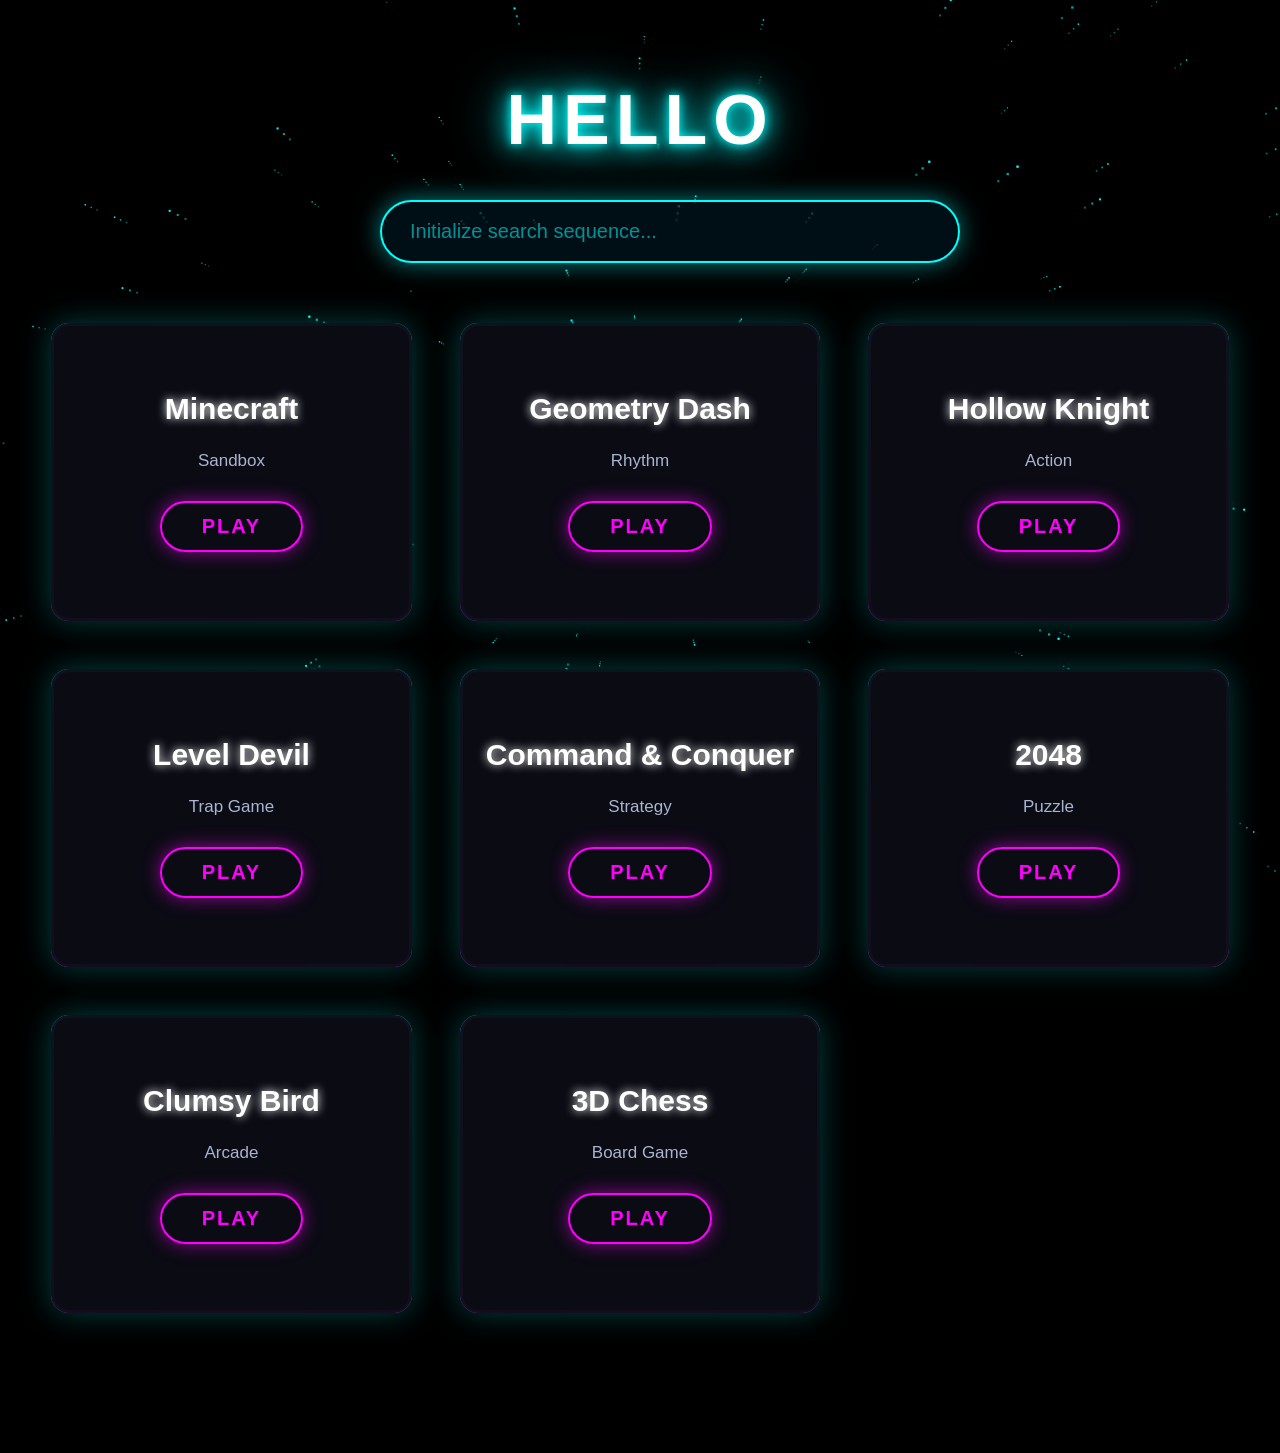
<file: index.html>
<!DOCTYPE html>
<html lang="zh-CN">
<head>
<meta charset="UTF-8">
<meta name="viewport" content="width=device-width, initial-scale=1.0">
<title>HELLO</title>

<style>
html, body {
    margin: 0;
    padding: 0;
    min-height: 100%;
    background: #000;
    color: #fff;
    font-family: Arial, sans-serif;
    overflow-x: hidden;
    overflow-y: auto;
}

#warp-canvas {
    position: fixed;
    inset: 0;
    width: 100%;
    height: 100%;
    z-index: 0;
    pointer-events: none;
}

.container {
    position: relative;
    z-index: 1;
    width: min(1200px, 92%);
    margin: 0 auto;
    padding: 80px 0 140px;
    text-align: center;
}

h1 {
    font-size: 70px;
    margin: 0 0 40px;
    color: white;
    letter-spacing: 6px;
    text-shadow:
        0 0 10px #0ff,
        0 0 25px #0ff,
        0 0 50px #0ff;
}

.search-wrapper {
    width: min(520px, 90%);
    margin: 0 auto 60px;
}

#searchInput {
    width: 100%;
    padding: 18px 28px;
    font-size: 20px;
    border-radius: 999px;
    border: 2px solid #0ff;
    outline: none;
    color: white;
    background: rgba(0, 20, 30, 0.75);
    box-shadow: 0 0 25px rgba(0,255,255,0.5);
}

#searchInput::placeholder {
    color: rgba(0,255,255,0.55);
}

/* 关键：用 grid，不会重叠 */
#gameGrid {
    display: grid;
    grid-template-columns: repeat(auto-fit, minmax(260px, 1fr));
    gap: 48px;
    width: 100%;
    align-items: stretch;
}

/* 每张卡片自己占完整高度 */
.game-card {
    position: relative;
    min-height: 230px;
    padding: 34px 22px;
    border-radius: 18px;
    background: rgba(12, 12, 20, 0.96);
    box-shadow: 0 0 30px rgba(0,255,255,0.25);
    display: flex;
    flex-direction: column;
    justify-content: center;
    align-items: center;
    overflow: hidden;
}

.game-card::before {
    content: "";
    position: absolute;
    inset: -2px;
    background: conic-gradient(#0ff, #f0f, #0ff);
    z-index: -2;
    animation: spin 5s linear infinite;
}

.game-card::after {
    content: "";
    position: absolute;
    inset: 3px;
    border-radius: 15px;
    background: #0b0b12;
    z-index: -1;
}

@keyframes spin {
    to { transform: rotate(360deg); }
}

.game-card h3 {
    font-size: 30px;
    margin: 0 0 25px;
    text-shadow: 0 0 10px white;
}

.game-card p {
    color: #aab3d0;
    margin: 0 0 30px;
    font-size: 17px;
}

.play-btn {
    display: inline-block;
    padding: 12px 40px;
    border-radius: 999px;
    border: 2px solid #f0f;
    color: #f0f;
    text-decoration: none;
    font-weight: bold;
    font-size: 20px;
    letter-spacing: 2px;
    box-shadow: 0 0 18px rgba(255,0,255,0.55);
}

.play-btn:hover {
    background: #f0f;
    color: white;
}

.empty {
    margin-top: 40px;
    color: #aaa;
    font-size: 20px;
}

@media (max-width: 700px) {
    h1 {
        font-size: 48px;
    }

    #gameGrid {
        grid-template-columns: 1fr;
    }
}
</style>
</head>

<body>

<canvas id="warp-canvas"></canvas>

<div class="container">
    <h1>HELLO</h1>

    <div class="search-wrapper">
        <input id="searchInput" placeholder="Initialize search sequence...">
    </div>

    <div id="gameGrid"></div>
    <div id="empty" class="empty" style="display:none;">No games found</div>
</div>

<script>
const games = [
    { title: "Minecraft", folder: "minecraft", desc: "Sandbox" },
    { title: "Geometry Dash", folder: "geometry-dash", desc: "Rhythm" },
    { title: "Hollow Knight", folder: "hollow-knight", desc: "Action" },
    { title: "Level Devil", folder: "level-devil", desc: "Trap Game" },

    { title: "Command & Conquer", folder: "command-and-conquer", desc: "Strategy" },
    { title: "2048", folder: "2048", desc: "Puzzle" },
    { title: "Clumsy Bird", folder: "clumsy-bird", desc: "Arcade" },
    { title: "3D Chess", folder: "3D-Hartwig-chess", desc: "Board Game" }
];
const grid = document.getElementById("gameGrid");
const search = document.getElementById("searchInput");
const empty = document.getElementById("empty");

function render(list) {
    grid.innerHTML = "";

    if (list.length === 0) {
        empty.style.display = "block";
        return;
    }

    empty.style.display = "none";

    list.forEach(game => {
        const card = document.createElement("div");
        card.className = "game-card";
        card.innerHTML = `
            <h3>${game.title}</h3>
            <p>${game.desc}</p>
            <a class="play-btn" href="game.html?folder=${encodeURIComponent(game.folder)}">PLAY</a>
        `;
        grid.appendChild(card);
    });
}

search.addEventListener("input", () => {
    const keyword = search.value.toLowerCase().trim();
    const filtered = games.filter(game =>
        game.title.toLowerCase().includes(keyword) ||
        game.desc.toLowerCase().includes(keyword)
    );
    render(filtered);
});

render(games);

/* 星空背景 */
const canvas = document.getElementById("warp-canvas");
const ctx = canvas.getContext("2d");
let w, h;
let stars = [];

function resize() {
    w = canvas.width = window.innerWidth;
    h = canvas.height = window.innerHeight;
}
resize();
window.addEventListener("resize", resize);

class Star {
    constructor() {
        this.reset();
    }

    reset() {
        this.x = (Math.random() - 0.5) * 2400;
        this.y = (Math.random() - 0.5) * 2400;
        this.z = Math.random() * 1200 + 1;
    }

    update() {
        this.z -= 7;
        if (this.z <= 1) this.reset();
    }

    draw() {
        const x = this.x / this.z * 360 + w / 2;
        const y = this.y / this.z * 360 + h / 2;
        const size = Math.max(1, 3 - this.z / 400);
        ctx.fillStyle = "#0ff";
        ctx.fillRect(x, y, size, size);
    }
}

for (let i = 0; i < 450; i++) {
    stars.push(new Star());
}

function animate() {
    ctx.fillStyle = "rgba(0,0,0,0.35)";
    ctx.fillRect(0, 0, w, h);

    stars.forEach(star => {
        star.update();
        star.draw();
    });

    requestAnimationFrame(animate);
}
animate();
</script>

</body>
</html>
</file>
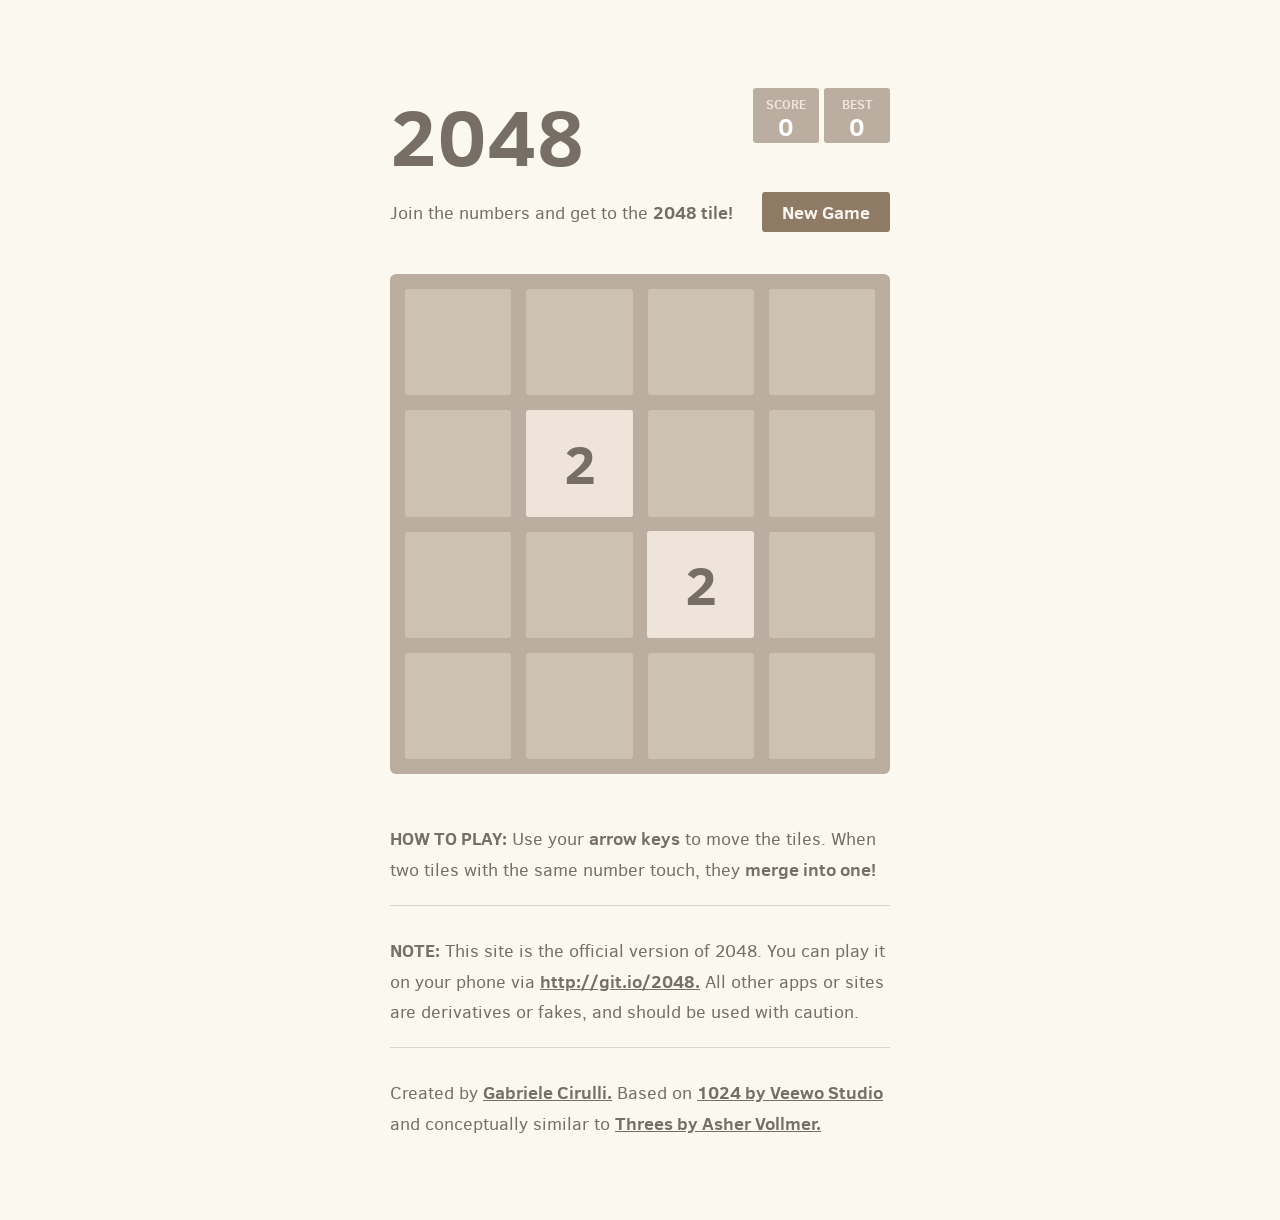
<file: games/2048/index.html>
<!DOCTYPE html>
<html>
<head>
  <meta charset="utf-8">
  <title>2048</title>

  <link href="style/main.css" rel="stylesheet" type="text/css">
  <link rel="shortcut icon" href="favicon.ico">
  <link rel="apple-touch-icon" href="meta/apple-touch-icon.png">
  <link rel="apple-touch-startup-image" href="meta/apple-touch-startup-image-640x1096.png" media="(device-width: 320px) and (device-height: 568px) and (-webkit-device-pixel-ratio: 2)"> <!-- iPhone 5+ -->
  <link rel="apple-touch-startup-image" href="meta/apple-touch-startup-image-640x920.png"  media="(device-width: 320px) and (device-height: 480px) and (-webkit-device-pixel-ratio: 2)"> <!-- iPhone, retina -->
  <meta name="apple-mobile-web-app-capable" content="yes">
  <meta name="apple-mobile-web-app-status-bar-style" content="black">

  <meta name="HandheldFriendly" content="True">
  <meta name="MobileOptimized" content="320">
  <meta name="viewport" content="width=device-width, target-densitydpi=160dpi, initial-scale=1.0, maximum-scale=1, user-scalable=no, minimal-ui">
</head>
<body>
  <div class="container">
    <div class="heading">
      <h1 class="title">2048</h1>
      <div class="scores-container">
        <div class="score-container">0</div>
        <div class="best-container">0</div>
      </div>
    </div>

    <div class="above-game">
      <p class="game-intro">Join the numbers and get to the <strong>2048 tile!</strong></p>
      <a class="restart-button">New Game</a>
    </div>

    <div class="game-container">
      <div class="game-message">
        <p></p>
        <div class="lower">
	        <a class="keep-playing-button">Keep going</a>
          <a class="retry-button">Try again</a>
        </div>
      </div>

      <div class="grid-container">
        <div class="grid-row">
          <div class="grid-cell"></div>
          <div class="grid-cell"></div>
          <div class="grid-cell"></div>
          <div class="grid-cell"></div>
        </div>
        <div class="grid-row">
          <div class="grid-cell"></div>
          <div class="grid-cell"></div>
          <div class="grid-cell"></div>
          <div class="grid-cell"></div>
        </div>
        <div class="grid-row">
          <div class="grid-cell"></div>
          <div class="grid-cell"></div>
          <div class="grid-cell"></div>
          <div class="grid-cell"></div>
        </div>
        <div class="grid-row">
          <div class="grid-cell"></div>
          <div class="grid-cell"></div>
          <div class="grid-cell"></div>
          <div class="grid-cell"></div>
        </div>
      </div>

      <div class="tile-container">

      </div>
    </div>

    <p class="game-explanation">
      <strong class="important">How to play:</strong> Use your <strong>arrow keys</strong> to move the tiles. When two tiles with the same number touch, they <strong>merge into one!</strong>
    </p>
    <hr>
    <p>
    <strong class="important">Note:</strong> This site is the official version of 2048. You can play it on your phone via <a href="http://git.io/2048">http://git.io/2048.</a> All other apps or sites are derivatives or fakes, and should be used with caution.
    </p>
    <hr>
    <p>
    Created by <a href="http://gabrielecirulli.com" target="_blank">Gabriele Cirulli.</a> Based on <a href="https://itunes.apple.com/us/app/1024!/id823499224" target="_blank">1024 by Veewo Studio</a> and conceptually similar to <a href="http://asherv.com/threes/" target="_blank">Threes by Asher Vollmer.</a>
    </p>
  </div>

  <script src="js/bind_polyfill.js"></script>
  <script src="js/classlist_polyfill.js"></script>
  <script src="js/animframe_polyfill.js"></script>
  <script src="js/keyboard_input_manager.js"></script>
  <script src="js/html_actuator.js"></script>
  <script src="js/grid.js"></script>
  <script src="js/tile.js"></script>
  <script src="js/local_storage_manager.js"></script>
  <script src="js/game_manager.js"></script>
  <script src="js/application.js"></script>
</body>
</html>
</file>
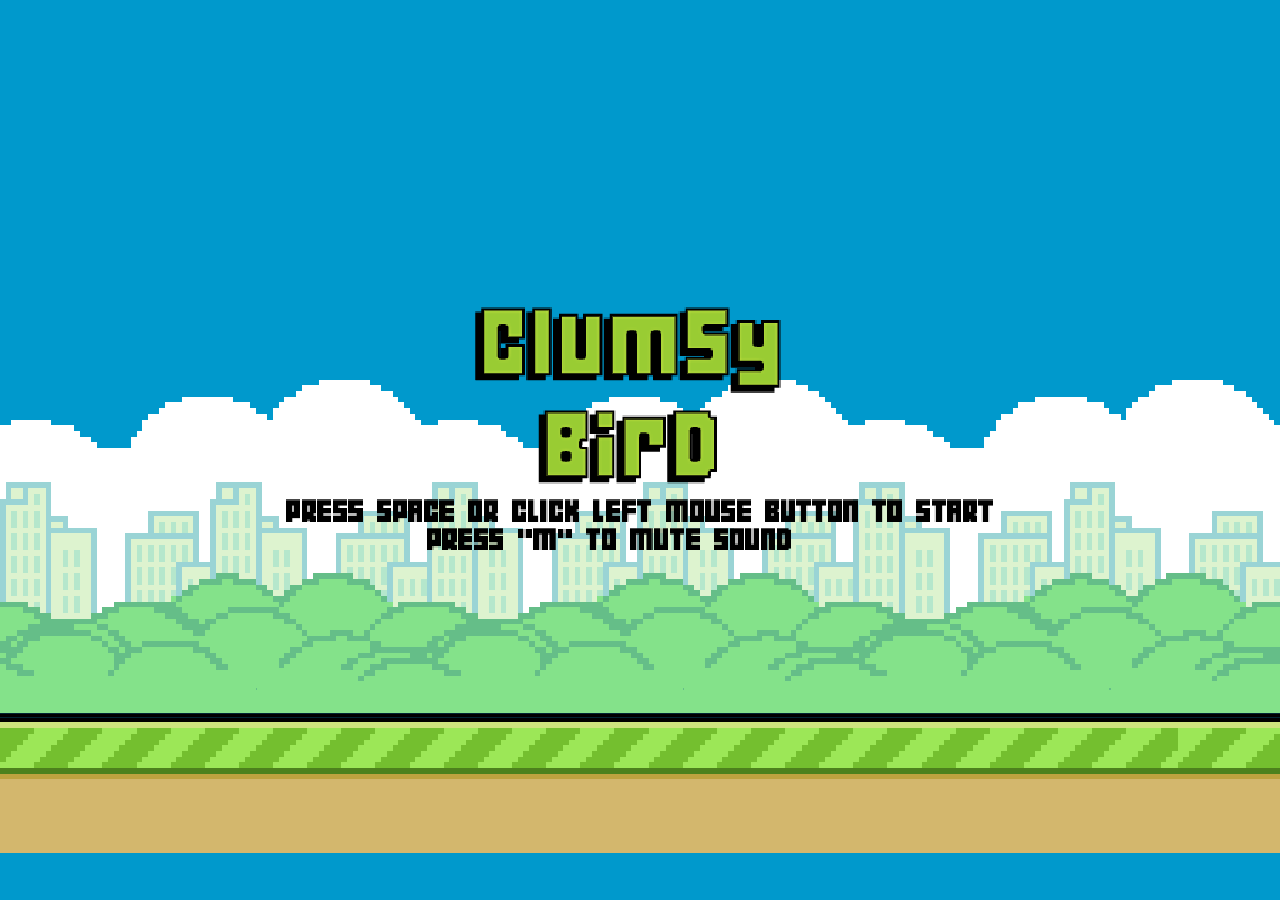
<file: games/clumsy-bird/index.html>
<!DOCTYPE HTML>
<html lang="en">
    <head>
        <title>Clumsy Bird</title>
        <link rel="apple-touch-icon-precomposed" href="data/img/touch-icon-iphone.png"/>
        <link rel="apple-touch-icon-precomposed" sizes="120x120" href="data/img/touch-icon-iphone-retina.png"/>
        <link rel="shortcut icon" href="data/img/favicon.ico">
        <link rel="stylesheet" type="text/css" media="screen" href="index.css">
        <meta id="viewport" name="viewport" content="width=device-width, initial-scale=1, maximum-scale=1, user-scalable=no">
        <meta name="apple-mobile-web-app-capable" content="yes">
        <meta name="apple-mobile-web-app-status-bar-style" content="black">
        <meta name="apple-mobile-web-app-title" content="Clumsy Bird">
        <meta charset="UTF-8" />
        <meta name="description" content="Clumsy Bird - A Flappy Bird clone using MelonJS"/>
        <meta name="keywords" content="flappybird, flappy, bird, game, html5, melonjs,clone"/>
        <meta name="robots" content="index, follow">
        <meta name="google-site-verification" content="RDZI9SqVaffd48uHfZMv67-YdvviOMe2HuULEYqVgd4" />
        <meta property="og:image" content="http://ellisonleao.github.io/clumsy-bird/data/img/bg.png" />
        <meta property="og:title" content="Clumsy Bird - A Flappy Bird clone using MelonJS"/>
        <meta property="og:url" content="http://ellisonleao.github.io/clumsy-bird/"/>
        <meta property="og:site_name" content="Clumsy Bird - MelonJS"/>

        <!-- Twitter Card -->
        <meta name="twitter:hashtag" content="clumsybird" />
        <meta name="twitter:card" content="summary" />
        <meta name="twitter:site" content="@ellisonleao" />
        <meta name="twitter:creator" content="@ellisonleao" />
        <meta name="twitter:title" content="Clumsy Bird" />
        <meta name="twitter:description" content="A Flappy Bird melonJS clone" />

        <!-- Humans -->
        <link rel="author" href="humans.txt" />
    </head>

    <body>
        <!-- Canvas placeholder -->
        <div id="screen"></div>

        <!-- melonJS Library -->
        <script type="text/javascript" src="js/melonJS-min.js" ></script>
        <script type="text/javascript" src="build/clumsy-min.js" ></script>
        <script type="text/javascript">
            window.onReady(function onReady() {
                game.onload();
            });
        </script>

    </body>
</html>
</file>
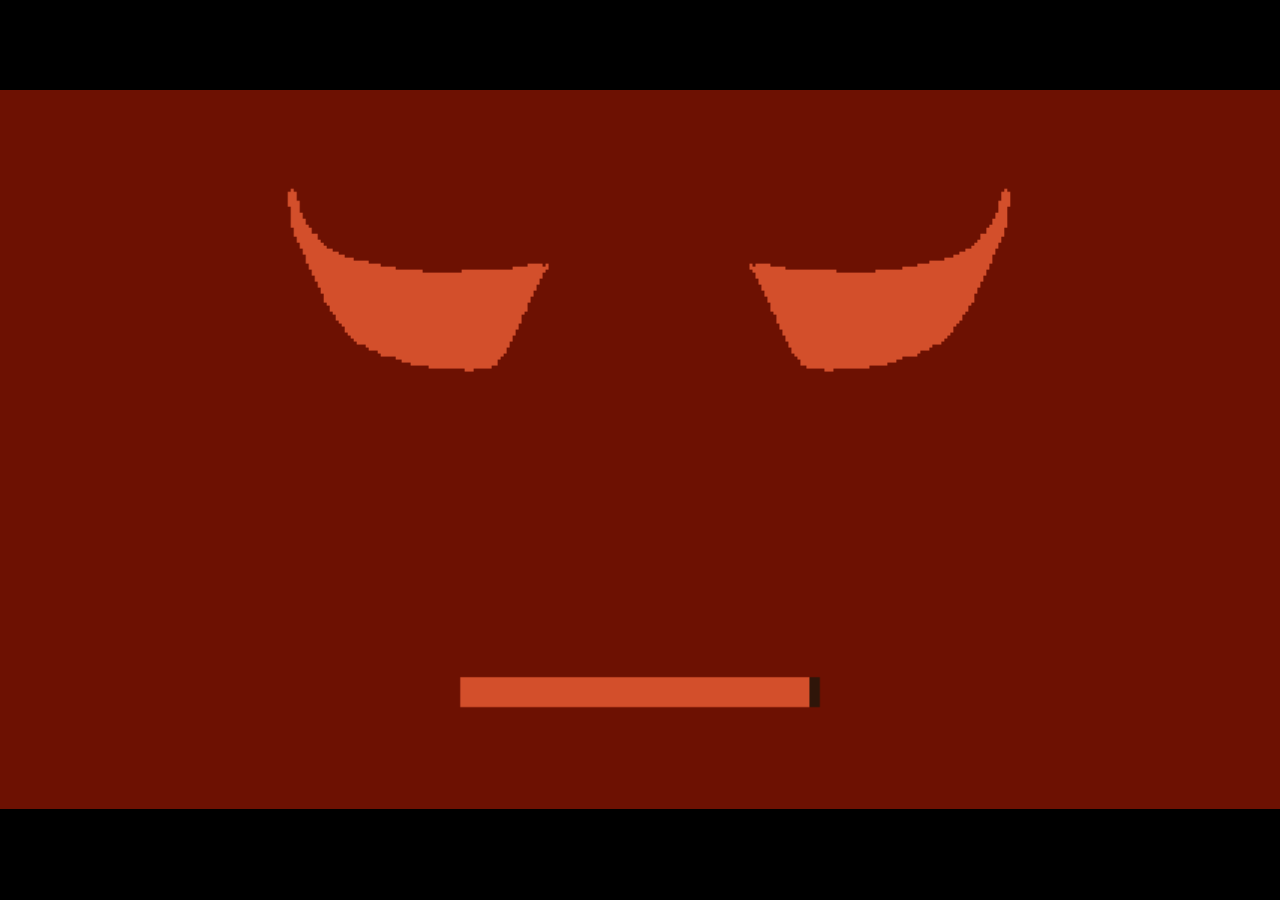
<file: games/LevelDevil-main/index.html>
<!DOCTYPE html>
<html lang="en">
<head>
	
	<meta charset="utf-8">
	
	<title>Level Devil</title>
	
	<meta id="viewport" name="viewport" content="width=device-width, initial-scale=1.0, maximum-scale=1.0, user-scalable=no" />
	<meta name="apple-mobile-web-app-capable" content="yes">
	
	
	<link rel="shortcut icon" type="image/png" href="./favicon.png">

	
	<!--<script src="poki-sdk.js"></script>-->
	<script src="poki-sdk.js"></script>
	
	<script src="./Level Devil.js"></script>

	<script>
		window.addEventListener ("touchmove", function (event) { event.preventDefault (); }, { capture: false, passive: false });
		if (typeof window.devicePixelRatio != 'undefined' && window.devicePixelRatio > 2) {
			var meta = document.getElementById ("viewport");
			meta.setAttribute ('content', 'width=device-width, initial-scale=' + (2 / window.devicePixelRatio) + ', user-scalable=no');
		}
	</script>
	
	<style>
		html,body { margin: 0; padding: 0; height: 100%; overflow: hidden; }
		#openfl-content { background: #000000; width: 100%; height: 100%; }
		#progress { position: relative; top: 50%; left: 50%; transform: translate(-50%, -50%); width: 50%; }

	</style>
	
</head>
<body>
	
	<noscript>This webpage makes extensive use of JavaScript. Please enable JavaScript in your web browser to view this page.</noscript>
	
	<div id="openfl-content"></div>
	
	<script>
		lime.embed ("Level Devil", "openfl-content", 854, 480, { parameters: {} });
	</script>
	
</body>
</html>
</file>
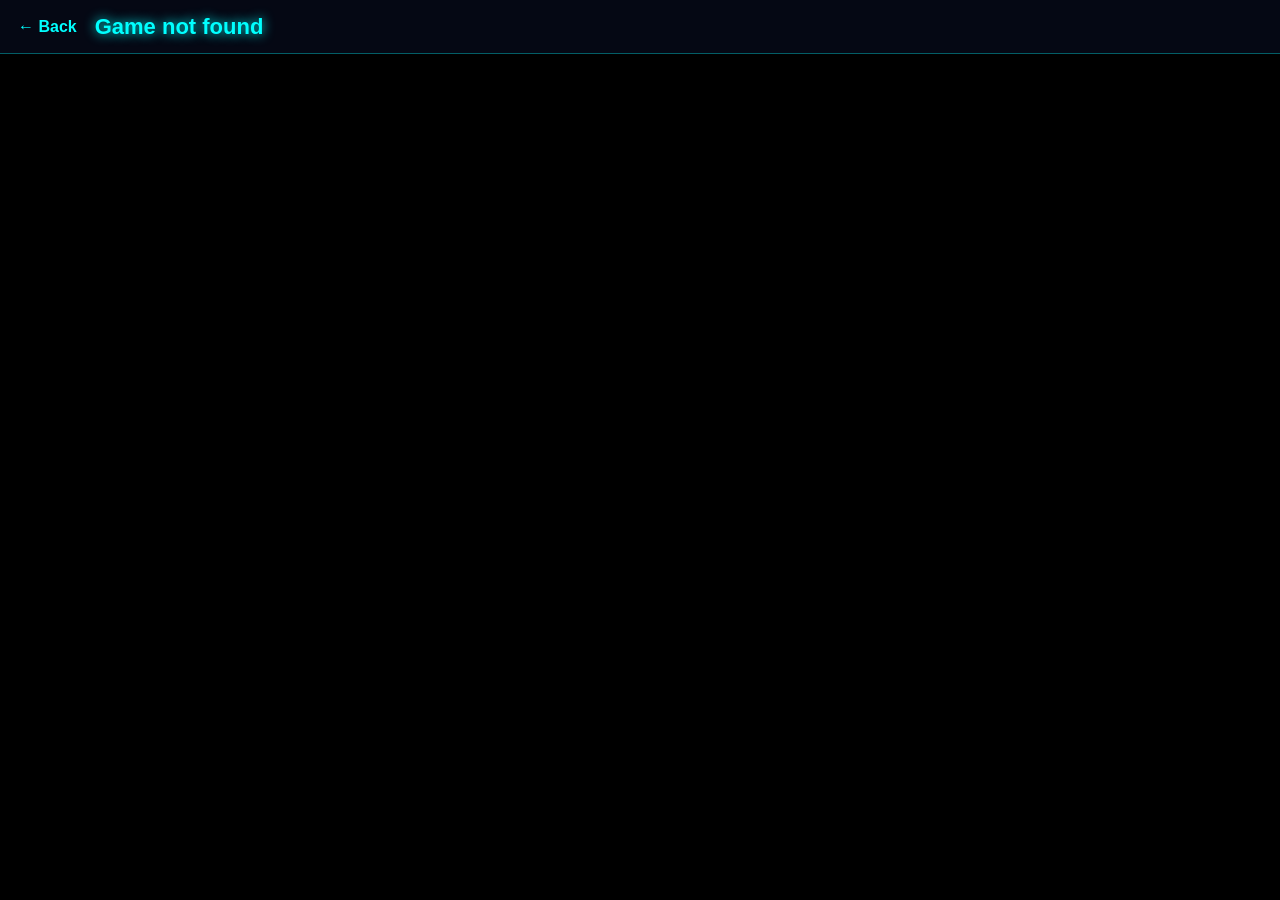
<file: game.html>
<!DOCTYPE html>
<html lang="zh-CN">
<head>
<meta charset="UTF-8">
<meta name="viewport" content="width=device-width, initial-scale=1.0">
<title>Play Game</title>

<style>
html, body {
    margin: 0;
    padding: 0;
    width: 100%;
    height: 100%;
    background: #000;
    overflow: hidden;
    font-family: Arial, sans-serif;
}

.topbar {
    height: 54px;
    background: #050814;
    color: white;
    display: flex;
    align-items: center;
    gap: 18px;
    padding: 0 18px;
    box-sizing: border-box;
    border-bottom: 1px solid rgba(0,255,255,0.35);
}

.back-link {
    color: #0ff;
    text-decoration: none;
    font-weight: bold;
}

#gameTitle {
    margin: 0;
    font-size: 22px;
    color: #0ff;
    text-shadow: 0 0 12px #0ff;
}

.frame-wrap {
    width: 100%;
    height: calc(100vh - 54px);
    background: #000;
}

#gameFrame {
    width: 100%;
    height: 100%;
    border: none;
    display: block;
    background: #000;
}
</style>
</head>

<body>

<div class="topbar">
    <a class="back-link" href="index.html">← Back</a>
    <h1 id="gameTitle">Loading...</h1>
</div>

<div class="frame-wrap">
    <iframe id="gameFrame" allowfullscreen></iframe>
</div>

<script>
const games = [
    { title: "Minecraft", folder: "minecraft" },
    { title: "Geometry Dash", folder: "geometry-dash" },
    { title: "Hollow Knight", folder: "hollow-knight" },
    { title: "Level Devil", folder: "level-devil" },

    { title: "Command & Conquer", folder: "command-and-conquer" },
    { title: "2048", folder: "2048" },
    { title: "Clumsy Bird", folder: "clumsy-bird" },
    { title: "3D Chess", folder: "3D-Hartwig-chess" },
    { title: "Silksong", folder: "Hollow-Knight-Silksong" }
];

const params = new URLSearchParams(location.search);
const folder = params.get("folder");

const game = games.find(g => g.folder === folder);

const title = document.getElementById("gameTitle");
const frame = document.getElementById("gameFrame");

if (game) {
    title.textContent = game.title;
    frame.src = "games/" + game.folder + "/index.html";
} else {
    title.textContent = "Game not found";
}
</script>

</body>
</html>
</file>
<file: games/2048/style/main.css>
@import url(fonts/clear-sans.css);
html, body {
  margin: 0;
  padding: 0;
  background: #faf8ef;
  color: #776e65;
  font-family: "Clear Sans", "Helvetica Neue", Arial, sans-serif;
  font-size: 18px; }

body {
  margin: 80px 0; }

.heading:after {
  content: "";
  display: block;
  clear: both; }

h1.title {
  font-size: 80px;
  font-weight: bold;
  margin: 0;
  display: block;
  float: left; }

@-webkit-keyframes move-up {
  0% {
    top: 25px;
    opacity: 1; }

  100% {
    top: -50px;
    opacity: 0; } }
@-moz-keyframes move-up {
  0% {
    top: 25px;
    opacity: 1; }

  100% {
    top: -50px;
    opacity: 0; } }
@keyframes move-up {
  0% {
    top: 25px;
    opacity: 1; }

  100% {
    top: -50px;
    opacity: 0; } }
.scores-container {
  float: right;
  text-align: right; }

.score-container, .best-container {
  position: relative;
  display: inline-block;
  background: #bbada0;
  padding: 15px 25px;
  font-size: 25px;
  height: 25px;
  line-height: 47px;
  font-weight: bold;
  border-radius: 3px;
  color: white;
  margin-top: 8px;
  text-align: center; }
  .score-container:after, .best-container:after {
    position: absolute;
    width: 100%;
    top: 10px;
    left: 0;
    text-transform: uppercase;
    font-size: 13px;
    line-height: 13px;
    text-align: center;
    color: #eee4da; }
  .score-container .score-addition, .best-container .score-addition {
    position: absolute;
    right: 30px;
    color: red;
    font-size: 25px;
    line-height: 25px;
    font-weight: bold;
    color: rgba(119, 110, 101, 0.9);
    z-index: 100;
    -webkit-animation: move-up 600ms ease-in;
    -moz-animation: move-up 600ms ease-in;
    animation: move-up 600ms ease-in;
    -webkit-animation-fill-mode: both;
    -moz-animation-fill-mode: both;
    animation-fill-mode: both; }

.score-container:after {
  content: "Score"; }

.best-container:after {
  content: "Best"; }

p {
  margin-top: 0;
  margin-bottom: 10px;
  line-height: 1.65; }

a {
  color: #776e65;
  font-weight: bold;
  text-decoration: underline;
  cursor: pointer; }

strong.important {
  text-transform: uppercase; }

hr {
  border: none;
  border-bottom: 1px solid #d8d4d0;
  margin-top: 20px;
  margin-bottom: 30px; }

.container {
  width: 500px;
  margin: 0 auto; }

@-webkit-keyframes fade-in {
  0% {
    opacity: 0; }

  100% {
    opacity: 1; } }
@-moz-keyframes fade-in {
  0% {
    opacity: 0; }

  100% {
    opacity: 1; } }
@keyframes fade-in {
  0% {
    opacity: 0; }

  100% {
    opacity: 1; } }
.game-container {
  margin-top: 40px;
  position: relative;
  padding: 15px;
  cursor: default;
  -webkit-touch-callout: none;
  -ms-touch-callout: none;
  -webkit-user-select: none;
  -moz-user-select: none;
  -ms-user-select: none;
  -ms-touch-action: none;
  touch-action: none;
  background: #bbada0;
  border-radius: 6px;
  width: 500px;
  height: 500px;
  -webkit-box-sizing: border-box;
  -moz-box-sizing: border-box;
  box-sizing: border-box; }
  .game-container .game-message {
    display: none;
    position: absolute;
    top: 0;
    right: 0;
    bottom: 0;
    left: 0;
    background: rgba(238, 228, 218, 0.5);
    z-index: 100;
    text-align: center;
    -webkit-animation: fade-in 800ms ease 1200ms;
    -moz-animation: fade-in 800ms ease 1200ms;
    animation: fade-in 800ms ease 1200ms;
    -webkit-animation-fill-mode: both;
    -moz-animation-fill-mode: both;
    animation-fill-mode: both; }
    .game-container .game-message p {
      font-size: 60px;
      font-weight: bold;
      height: 60px;
      line-height: 60px;
      margin-top: 222px; }
    .game-container .game-message .lower {
      display: block;
      margin-top: 59px; }
    .game-container .game-message a {
      display: inline-block;
      background: #8f7a66;
      border-radius: 3px;
      padding: 0 20px;
      text-decoration: none;
      color: #f9f6f2;
      height: 40px;
      line-height: 42px;
      margin-left: 9px; }
      .game-container .game-message a.keep-playing-button {
        display: none; }
    .game-container .game-message.game-won {
      background: rgba(237, 194, 46, 0.5);
      color: #f9f6f2; }
      .game-container .game-message.game-won a.keep-playing-button {
        display: inline-block; }
    .game-container .game-message.game-won, .game-container .game-message.game-over {
      display: block; }

.grid-container {
  position: absolute;
  z-index: 1; }

.grid-row {
  margin-bottom: 15px; }
  .grid-row:last-child {
    margin-bottom: 0; }
  .grid-row:after {
    content: "";
    display: block;
    clear: both; }

.grid-cell {
  width: 106.25px;
  height: 106.25px;
  margin-right: 15px;
  float: left;
  border-radius: 3px;
  background: rgba(238, 228, 218, 0.35); }
  .grid-cell:last-child {
    margin-right: 0; }

.tile-container {
  position: absolute;
  z-index: 2; }

.tile, .tile .tile-inner {
  width: 107px;
  height: 107px;
  line-height: 107px; }
.tile.tile-position-1-1 {
  -webkit-transform: translate(0px, 0px);
  -moz-transform: translate(0px, 0px);
  -ms-transform: translate(0px, 0px);
  transform: translate(0px, 0px); }
.tile.tile-position-1-2 {
  -webkit-transform: translate(0px, 121px);
  -moz-transform: translate(0px, 121px);
  -ms-transform: translate(0px, 121px);
  transform: translate(0px, 121px); }
.tile.tile-position-1-3 {
  -webkit-transform: translate(0px, 242px);
  -moz-transform: translate(0px, 242px);
  -ms-transform: translate(0px, 242px);
  transform: translate(0px, 242px); }
.tile.tile-position-1-4 {
  -webkit-transform: translate(0px, 363px);
  -moz-transform: translate(0px, 363px);
  -ms-transform: translate(0px, 363px);
  transform: translate(0px, 363px); }
.tile.tile-position-2-1 {
  -webkit-transform: translate(121px, 0px);
  -moz-transform: translate(121px, 0px);
  -ms-transform: translate(121px, 0px);
  transform: translate(121px, 0px); }
.tile.tile-position-2-2 {
  -webkit-transform: translate(121px, 121px);
  -moz-transform: translate(121px, 121px);
  -ms-transform: translate(121px, 121px);
  transform: translate(121px, 121px); }
.tile.tile-position-2-3 {
  -webkit-transform: translate(121px, 242px);
  -moz-transform: translate(121px, 242px);
  -ms-transform: translate(121px, 242px);
  transform: translate(121px, 242px); }
.tile.tile-position-2-4 {
  -webkit-transform: translate(121px, 363px);
  -moz-transform: translate(121px, 363px);
  -ms-transform: translate(121px, 363px);
  transform: translate(121px, 363px); }
.tile.tile-position-3-1 {
  -webkit-transform: translate(242px, 0px);
  -moz-transform: translate(242px, 0px);
  -ms-transform: translate(242px, 0px);
  transform: translate(242px, 0px); }
.tile.tile-position-3-2 {
  -webkit-transform: translate(242px, 121px);
  -moz-transform: translate(242px, 121px);
  -ms-transform: translate(242px, 121px);
  transform: translate(242px, 121px); }
.tile.tile-position-3-3 {
  -webkit-transform: translate(242px, 242px);
  -moz-transform: translate(242px, 242px);
  -ms-transform: translate(242px, 242px);
  transform: translate(242px, 242px); }
.tile.tile-position-3-4 {
  -webkit-transform: translate(242px, 363px);
  -moz-transform: translate(242px, 363px);
  -ms-transform: translate(242px, 363px);
  transform: translate(242px, 363px); }
.tile.tile-position-4-1 {
  -webkit-transform: translate(363px, 0px);
  -moz-transform: translate(363px, 0px);
  -ms-transform: translate(363px, 0px);
  transform: translate(363px, 0px); }
.tile.tile-position-4-2 {
  -webkit-transform: translate(363px, 121px);
  -moz-transform: translate(363px, 121px);
  -ms-transform: translate(363px, 121px);
  transform: translate(363px, 121px); }
.tile.tile-position-4-3 {
  -webkit-transform: translate(363px, 242px);
  -moz-transform: translate(363px, 242px);
  -ms-transform: translate(363px, 242px);
  transform: translate(363px, 242px); }
.tile.tile-position-4-4 {
  -webkit-transform: translate(363px, 363px);
  -moz-transform: translate(363px, 363px);
  -ms-transform: translate(363px, 363px);
  transform: translate(363px, 363px); }

.tile {
  position: absolute;
  -webkit-transition: 100ms ease-in-out;
  -moz-transition: 100ms ease-in-out;
  transition: 100ms ease-in-out;
  -webkit-transition-property: -webkit-transform;
  -moz-transition-property: -moz-transform;
  transition-property: transform; }
  .tile .tile-inner {
    border-radius: 3px;
    background: #eee4da;
    text-align: center;
    font-weight: bold;
    z-index: 10;
    font-size: 55px; }
  .tile.tile-2 .tile-inner {
    background: #eee4da;
    box-shadow: 0 0 30px 10px rgba(243, 215, 116, 0), inset 0 0 0 1px rgba(255, 255, 255, 0); }
  .tile.tile-4 .tile-inner {
    background: #ede0c8;
    box-shadow: 0 0 30px 10px rgba(243, 215, 116, 0), inset 0 0 0 1px rgba(255, 255, 255, 0); }
  .tile.tile-8 .tile-inner {
    color: #f9f6f2;
    background: #f2b179; }
  .tile.tile-16 .tile-inner {
    color: #f9f6f2;
    background: #f59563; }
  .tile.tile-32 .tile-inner {
    color: #f9f6f2;
    background: #f67c5f; }
  .tile.tile-64 .tile-inner {
    color: #f9f6f2;
    background: #f65e3b; }
  .tile.tile-128 .tile-inner {
    color: #f9f6f2;
    background: #edcf72;
    box-shadow: 0 0 30px 10px rgba(243, 215, 116, 0.2381), inset 0 0 0 1px rgba(255, 255, 255, 0.14286);
    font-size: 45px; }
    @media screen and (max-width: 520px) {
      .tile.tile-128 .tile-inner {
        font-size: 25px; } }
  .tile.tile-256 .tile-inner {
    color: #f9f6f2;
    background: #edcc61;
    box-shadow: 0 0 30px 10px rgba(243, 215, 116, 0.31746), inset 0 0 0 1px rgba(255, 255, 255, 0.19048);
    font-size: 45px; }
    @media screen and (max-width: 520px) {
      .tile.tile-256 .tile-inner {
        font-size: 25px; } }
  .tile.tile-512 .tile-inner {
    color: #f9f6f2;
    background: #edc850;
    box-shadow: 0 0 30px 10px rgba(243, 215, 116, 0.39683), inset 0 0 0 1px rgba(255, 255, 255, 0.2381);
    font-size: 45px; }
    @media screen and (max-width: 520px) {
      .tile.tile-512 .tile-inner {
        font-size: 25px; } }
  .tile.tile-1024 .tile-inner {
    color: #f9f6f2;
    background: #edc53f;
    box-shadow: 0 0 30px 10px rgba(243, 215, 116, 0.47619), inset 0 0 0 1px rgba(255, 255, 255, 0.28571);
    font-size: 35px; }
    @media screen and (max-width: 520px) {
      .tile.tile-1024 .tile-inner {
        font-size: 15px; } }
  .tile.tile-2048 .tile-inner {
    color: #f9f6f2;
    background: #edc22e;
    box-shadow: 0 0 30px 10px rgba(243, 215, 116, 0.55556), inset 0 0 0 1px rgba(255, 255, 255, 0.33333);
    font-size: 35px; }
    @media screen and (max-width: 520px) {
      .tile.tile-2048 .tile-inner {
        font-size: 15px; } }
  .tile.tile-super .tile-inner {
    color: #f9f6f2;
    background: #3c3a32;
    font-size: 30px; }
    @media screen and (max-width: 520px) {
      .tile.tile-super .tile-inner {
        font-size: 10px; } }

@-webkit-keyframes appear {
  0% {
    opacity: 0;
    -webkit-transform: scale(0);
    -moz-transform: scale(0);
    -ms-transform: scale(0);
    transform: scale(0); }

  100% {
    opacity: 1;
    -webkit-transform: scale(1);
    -moz-transform: scale(1);
    -ms-transform: scale(1);
    transform: scale(1); } }
@-moz-keyframes appear {
  0% {
    opacity: 0;
    -webkit-transform: scale(0);
    -moz-transform: scale(0);
    -ms-transform: scale(0);
    transform: scale(0); }

  100% {
    opacity: 1;
    -webkit-transform: scale(1);
    -moz-transform: scale(1);
    -ms-transform: scale(1);
    transform: scale(1); } }
@keyframes appear {
  0% {
    opacity: 0;
    -webkit-transform: scale(0);
    -moz-transform: scale(0);
    -ms-transform: scale(0);
    transform: scale(0); }

  100% {
    opacity: 1;
    -webkit-transform: scale(1);
    -moz-transform: scale(1);
    -ms-transform: scale(1);
    transform: scale(1); } }
.tile-new .tile-inner {
  -webkit-animation: appear 200ms ease 100ms;
  -moz-animation: appear 200ms ease 100ms;
  animation: appear 200ms ease 100ms;
  -webkit-animation-fill-mode: backwards;
  -moz-animation-fill-mode: backwards;
  animation-fill-mode: backwards; }

@-webkit-keyframes pop {
  0% {
    -webkit-transform: scale(0);
    -moz-transform: scale(0);
    -ms-transform: scale(0);
    transform: scale(0); }

  50% {
    -webkit-transform: scale(1.2);
    -moz-transform: scale(1.2);
    -ms-transform: scale(1.2);
    transform: scale(1.2); }

  100% {
    -webkit-transform: scale(1);
    -moz-transform: scale(1);
    -ms-transform: scale(1);
    transform: scale(1); } }
@-moz-keyframes pop {
  0% {
    -webkit-transform: scale(0);
    -moz-transform: scale(0);
    -ms-transform: scale(0);
    transform: scale(0); }

  50% {
    -webkit-transform: scale(1.2);
    -moz-transform: scale(1.2);
    -ms-transform: scale(1.2);
    transform: scale(1.2); }

  100% {
    -webkit-transform: scale(1);
    -moz-transform: scale(1);
    -ms-transform: scale(1);
    transform: scale(1); } }
@keyframes pop {
  0% {
    -webkit-transform: scale(0);
    -moz-transform: scale(0);
    -ms-transform: scale(0);
    transform: scale(0); }

  50% {
    -webkit-transform: scale(1.2);
    -moz-transform: scale(1.2);
    -ms-transform: scale(1.2);
    transform: scale(1.2); }

  100% {
    -webkit-transform: scale(1);
    -moz-transform: scale(1);
    -ms-transform: scale(1);
    transform: scale(1); } }
.tile-merged .tile-inner {
  z-index: 20;
  -webkit-animation: pop 200ms ease 100ms;
  -moz-animation: pop 200ms ease 100ms;
  animation: pop 200ms ease 100ms;
  -webkit-animation-fill-mode: backwards;
  -moz-animation-fill-mode: backwards;
  animation-fill-mode: backwards; }

.above-game:after {
  content: "";
  display: block;
  clear: both; }

.game-intro {
  float: left;
  line-height: 42px;
  margin-bottom: 0; }

.restart-button {
  display: inline-block;
  background: #8f7a66;
  border-radius: 3px;
  padding: 0 20px;
  text-decoration: none;
  color: #f9f6f2;
  height: 40px;
  line-height: 42px;
  display: block;
  text-align: center;
  float: right; }

.game-explanation {
  margin-top: 50px; }

@media screen and (max-width: 520px) {
  html, body {
    font-size: 15px; }

  body {
    margin: 20px 0;
    padding: 0 20px; }

  h1.title {
    font-size: 27px;
    margin-top: 15px; }

  .container {
    width: 280px;
    margin: 0 auto; }

  .score-container, .best-container {
    margin-top: 0;
    padding: 15px 10px;
    min-width: 40px; }

  .heading {
    margin-bottom: 10px; }

  .game-intro {
    width: 55%;
    display: block;
    box-sizing: border-box;
    line-height: 1.65; }

  .restart-button {
    width: 42%;
    padding: 0;
    display: block;
    box-sizing: border-box;
    margin-top: 2px; }

  .game-container {
    margin-top: 17px;
    position: relative;
    padding: 10px;
    cursor: default;
    -webkit-touch-callout: none;
    -ms-touch-callout: none;
    -webkit-user-select: none;
    -moz-user-select: none;
    -ms-user-select: none;
    -ms-touch-action: none;
    touch-action: none;
    background: #bbada0;
    border-radius: 6px;
    width: 280px;
    height: 280px;
    -webkit-box-sizing: border-box;
    -moz-box-sizing: border-box;
    box-sizing: border-box; }
    .game-container .game-message {
      display: none;
      position: absolute;
      top: 0;
      right: 0;
      bottom: 0;
      left: 0;
      background: rgba(238, 228, 218, 0.5);
      z-index: 100;
      text-align: center;
      -webkit-animation: fade-in 800ms ease 1200ms;
      -moz-animation: fade-in 800ms ease 1200ms;
      animation: fade-in 800ms ease 1200ms;
      -webkit-animation-fill-mode: both;
      -moz-animation-fill-mode: both;
      animation-fill-mode: both; }
      .game-container .game-message p {
        font-size: 60px;
        font-weight: bold;
        height: 60px;
        line-height: 60px;
        margin-top: 222px; }
      .game-container .game-message .lower {
        display: block;
        margin-top: 59px; }
      .game-container .game-message a {
        display: inline-block;
        background: #8f7a66;
        border-radius: 3px;
        padding: 0 20px;
        text-decoration: none;
        color: #f9f6f2;
        height: 40px;
        line-height: 42px;
        margin-left: 9px; }
        .game-container .game-message a.keep-playing-button {
          display: none; }
      .game-container .game-message.game-won {
        background: rgba(237, 194, 46, 0.5);
        color: #f9f6f2; }
        .game-container .game-message.game-won a.keep-playing-button {
          display: inline-block; }
      .game-container .game-message.game-won, .game-container .game-message.game-over {
        display: block; }

  .grid-container {
    position: absolute;
    z-index: 1; }

  .grid-row {
    margin-bottom: 10px; }
    .grid-row:last-child {
      margin-bottom: 0; }
    .grid-row:after {
      content: "";
      display: block;
      clear: both; }

  .grid-cell {
    width: 57.5px;
    height: 57.5px;
    margin-right: 10px;
    float: left;
    border-radius: 3px;
    background: rgba(238, 228, 218, 0.35); }
    .grid-cell:last-child {
      margin-right: 0; }

  .tile-container {
    position: absolute;
    z-index: 2; }

  .tile, .tile .tile-inner {
    width: 58px;
    height: 58px;
    line-height: 58px; }
  .tile.tile-position-1-1 {
    -webkit-transform: translate(0px, 0px);
    -moz-transform: translate(0px, 0px);
    -ms-transform: translate(0px, 0px);
    transform: translate(0px, 0px); }
  .tile.tile-position-1-2 {
    -webkit-transform: translate(0px, 67px);
    -moz-transform: translate(0px, 67px);
    -ms-transform: translate(0px, 67px);
    transform: translate(0px, 67px); }
  .tile.tile-position-1-3 {
    -webkit-transform: translate(0px, 135px);
    -moz-transform: translate(0px, 135px);
    -ms-transform: translate(0px, 135px);
    transform: translate(0px, 135px); }
  .tile.tile-position-1-4 {
    -webkit-transform: translate(0px, 202px);
    -moz-transform: translate(0px, 202px);
    -ms-transform: translate(0px, 202px);
    transform: translate(0px, 202px); }
  .tile.tile-position-2-1 {
    -webkit-transform: translate(67px, 0px);
    -moz-transform: translate(67px, 0px);
    -ms-transform: translate(67px, 0px);
    transform: translate(67px, 0px); }
  .tile.tile-position-2-2 {
    -webkit-transform: translate(67px, 67px);
    -moz-transform: translate(67px, 67px);
    -ms-transform: translate(67px, 67px);
    transform: translate(67px, 67px); }
  .tile.tile-position-2-3 {
    -webkit-transform: translate(67px, 135px);
    -moz-transform: translate(67px, 135px);
    -ms-transform: translate(67px, 135px);
    transform: translate(67px, 135px); }
  .tile.tile-position-2-4 {
    -webkit-transform: translate(67px, 202px);
    -moz-transform: translate(67px, 202px);
    -ms-transform: translate(67px, 202px);
    transform: translate(67px, 202px); }
  .tile.tile-position-3-1 {
    -webkit-transform: translate(135px, 0px);
    -moz-transform: translate(135px, 0px);
    -ms-transform: translate(135px, 0px);
    transform: translate(135px, 0px); }
  .tile.tile-position-3-2 {
    -webkit-transform: translate(135px, 67px);
    -moz-transform: translate(135px, 67px);
    -ms-transform: translate(135px, 67px);
    transform: translate(135px, 67px); }
  .tile.tile-position-3-3 {
    -webkit-transform: translate(135px, 135px);
    -moz-transform: translate(135px, 135px);
    -ms-transform: translate(135px, 135px);
    transform: translate(135px, 135px); }
  .tile.tile-position-3-4 {
    -webkit-transform: translate(135px, 202px);
    -moz-transform: translate(135px, 202px);
    -ms-transform: translate(135px, 202px);
    transform: translate(135px, 202px); }
  .tile.tile-position-4-1 {
    -webkit-transform: translate(202px, 0px);
    -moz-transform: translate(202px, 0px);
    -ms-transform: translate(202px, 0px);
    transform: translate(202px, 0px); }
  .tile.tile-position-4-2 {
    -webkit-transform: translate(202px, 67px);
    -moz-transform: translate(202px, 67px);
    -ms-transform: translate(202px, 67px);
    transform: translate(202px, 67px); }
  .tile.tile-position-4-3 {
    -webkit-transform: translate(202px, 135px);
    -moz-transform: translate(202px, 135px);
    -ms-transform: translate(202px, 135px);
    transform: translate(202px, 135px); }
  .tile.tile-position-4-4 {
    -webkit-transform: translate(202px, 202px);
    -moz-transform: translate(202px, 202px);
    -ms-transform: translate(202px, 202px);
    transform: translate(202px, 202px); }

  .tile .tile-inner {
    font-size: 35px; }

  .game-message p {
    font-size: 30px !important;
    height: 30px !important;
    line-height: 30px !important;
    margin-top: 90px !important; }
  .game-message .lower {
    margin-top: 30px !important; } }
</file>
<file: games/clumsy-bird/index.css>
body {
  background-color: #0099cc;
  color: #fff;

  /* Allow mouse dragging. */
  -moz-user-select: none;
  -ms-user-select: none;
  -o-user-select: none;
  -webkit-user-select: none;
  user-select: none;

  /* disable touch panning/zooming */
  -ms-touch-action: none;
  touch-action: none;

  /* Allow canvas to hit the edges of the browser viewport. */
  margin: 0;
}

#screen canvas {
  margin: auto;
  /* Hide the gap for font descenders. */
  display: block;

  /* disable scaling interpolation */
  image-rendering: optimizeSpeed;
  image-rendering: -moz-crisp-edges;
  image-rendering: -o-crisp-edges;
  image-rendering: -webkit-optimize-contrast;
  image-rendering: optimize-contrast;
  -ms-interpolation-mode: nearest-neighbor;
}

#share {
  margin: 10px auto;
  text-align: center;
}

#share .fb-share-button iframe {
  margin-top: -4px;
}

@font-face {
  font-family: 'gamefont';
  src: url('data/css/gamefont.eot');
  src: url('data/css/gamefont.eot?#iefix') format('embedded-opentype'),
     url('data/css/gamefont.woff') format('woff'),
     url('data/css/gamefont.ttf') format('truetype'),
     url('data/css/gamefont.svg#gamefont') format('svg');
  font-weight: normal;
  font-style: normal;
}

.google {
  position: absolute;
  left:23%;
}
</file>
